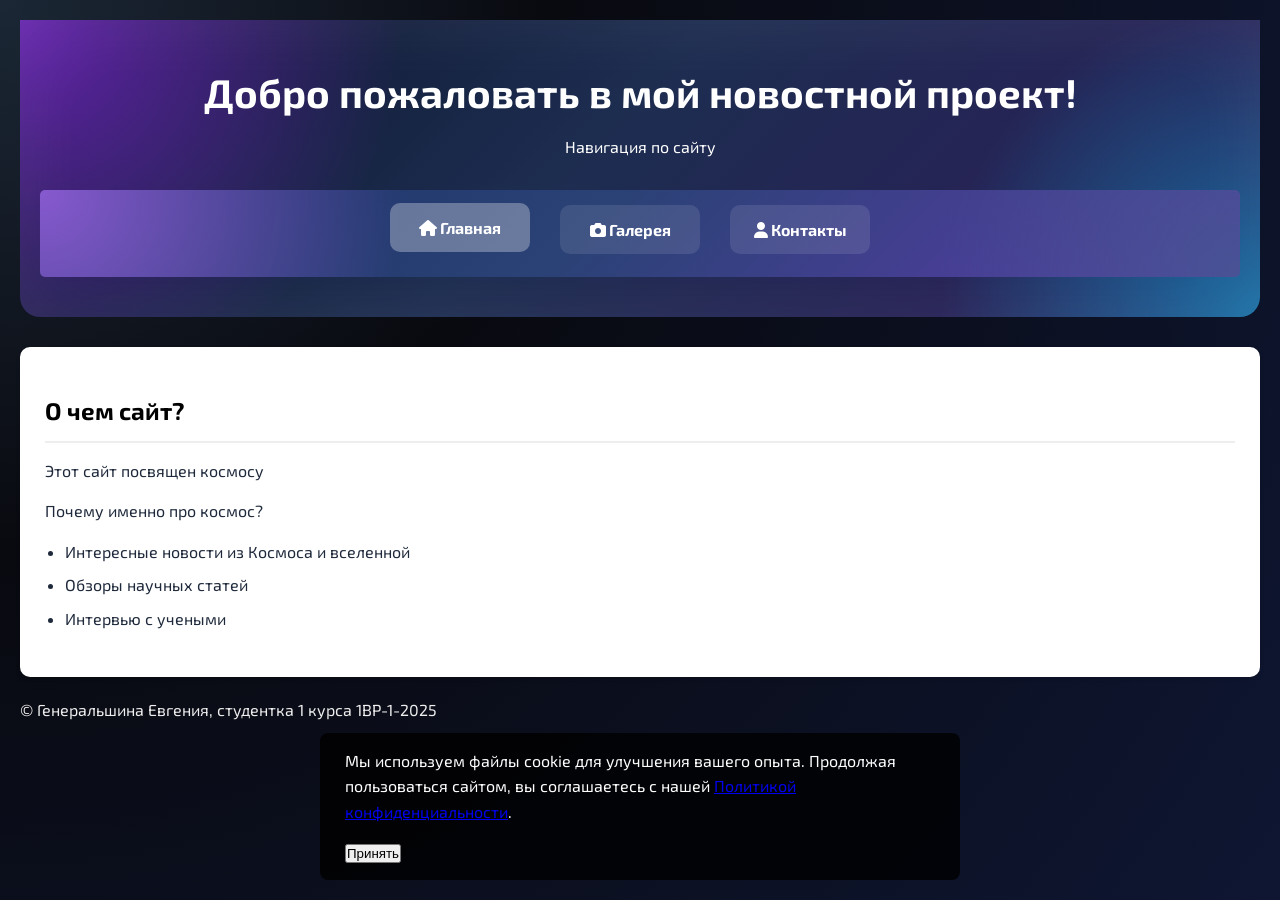
<file: index.html>
<!DOCTYPE html>
<html lang="ru">
<head>
    <meta charset="UTF-8">
    <meta name="viewport" content="width=device-width, initial-scale=1.0">
    <title>Про космос</title>
    <link rel="stylesheet" href="style.css">
    <link rel="stylesheet" href="https://cdnjs.cloudflare.com/ajax/libs/font-awesome/6.4.0/css/all.min.css">
</head>
<body>
    <header class="gallery-header">
        <div class="header-content">
            <h1>Добро пожаловать в мой новостной проект!</h1>
            <p class="subtitle">Навигация по сайту</p>
        </div>
        <nav class="main-nav">
            <ul class="nav-grid">
                <li><a href="index.html" class="nav-link active"><i class="fas fa-home"></i> Главная</a></li>
                <li><a href="gallery.html" class="nav-link"><i class="fas fa-camera"></i> Галерея</a></li>
                <li><a href="contact.html" class="nav-link"><i class="fas fa-user"></i> Контакты</a></li>
            </ul>
        </nav>
    </header>

    <main>
        <section>
            <h2>О чем сайт?</h2>
            <p> Этот сайт посвящен космосу</p>
            <p>Почему именно про космос? </p>
            <ul>
                <li>Интересные новости из Космоса и вселенной</li>
                <li>Обзоры научных статей</li>
                <li>Интервью с учеными</li>
            </ul>
        </section>
    </main>

    <footer>
    <p>© Генеральшина Евгения, студентка 1 курса 1ВР-1-2025</p>
    </footer>
    <div id="cookie-banner" class="cookie-banner">
    <div class="cookie-content">
        <p>Мы используем файлы cookie для улучшения вашего опыта. Продолжая пользоваться сайтом, вы соглашаетесь с нашей <a href="/privacy-policy" target="_blank">Политикой конфиденциальности</a>.</p>
        <button id="accept-cookies" class="cookie-btn">Принять</button>
    </div>
</div>

</body>


</html>
</file>
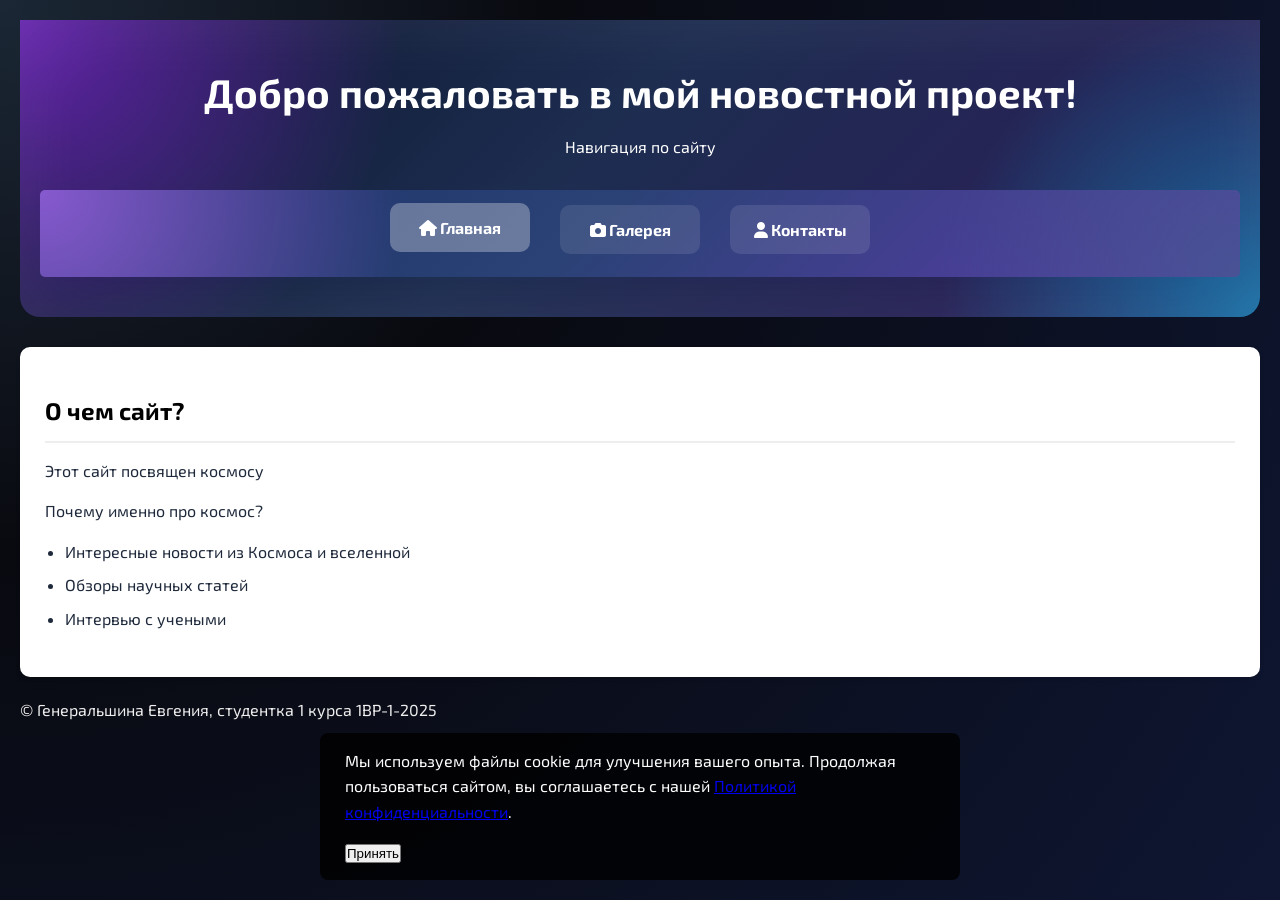
<file: Генеральшина практика/index.html>
<!DOCTYPE html>
<html lang="ru">
<head>
    <meta charset="UTF-8">
    <meta name="viewport" content="width=device-width, initial-scale=1.0">
    <title>Про космос</title>
    <link rel="stylesheet" href="style.css">
    <link rel="stylesheet" href="https://cdnjs.cloudflare.com/ajax/libs/font-awesome/6.4.0/css/all.min.css">
</head>
<body>
    <header class="gallery-header">
        <div class="header-content">
            <h1>Добро пожаловать в мой новостной проект!</h1>
            <p class="subtitle">Навигация по сайту</p>
        </div>
        <nav class="main-nav">
            <ul class="nav-grid">
                <li><a href="index.html" class="nav-link active"><i class="fas fa-home"></i> Главная</a></li>
                <li><a href="gallery.html" class="nav-link"><i class="fas fa-camera"></i> Галерея</a></li>
                <li><a href="contact.html" class="nav-link"><i class="fas fa-user"></i> Контакты</a></li>
            </ul>
        </nav>
    </header>

    <main>
        <section>
            <h2>О чем сайт?</h2>
            <p> Этот сайт посвящен космосу</p>
            <p>Почему именно про космос? </p>
            <ul>
                <li>Интересные новости из Космоса и вселенной</li>
                <li>Обзоры научных статей</li>
                <li>Интервью с учеными</li>
            </ul>
        </section>
    </main>

    <footer>
    <p>© Генеральшина Евгения, студентка 1 курса 1ВР-1-2025</p>
    </footer>
    <div id="cookie-banner" class="cookie-banner">
    <div class="cookie-content">
        <p>Мы используем файлы cookie для улучшения вашего опыта. Продолжая пользоваться сайтом, вы соглашаетесь с нашей <a href="/privacy-policy" target="_blank">Политикой конфиденциальности</a>.</p>
        <button id="accept-cookies" class="cookie-btn">Принять</button>
    </div>
</div>

</body>


</html>
</file>
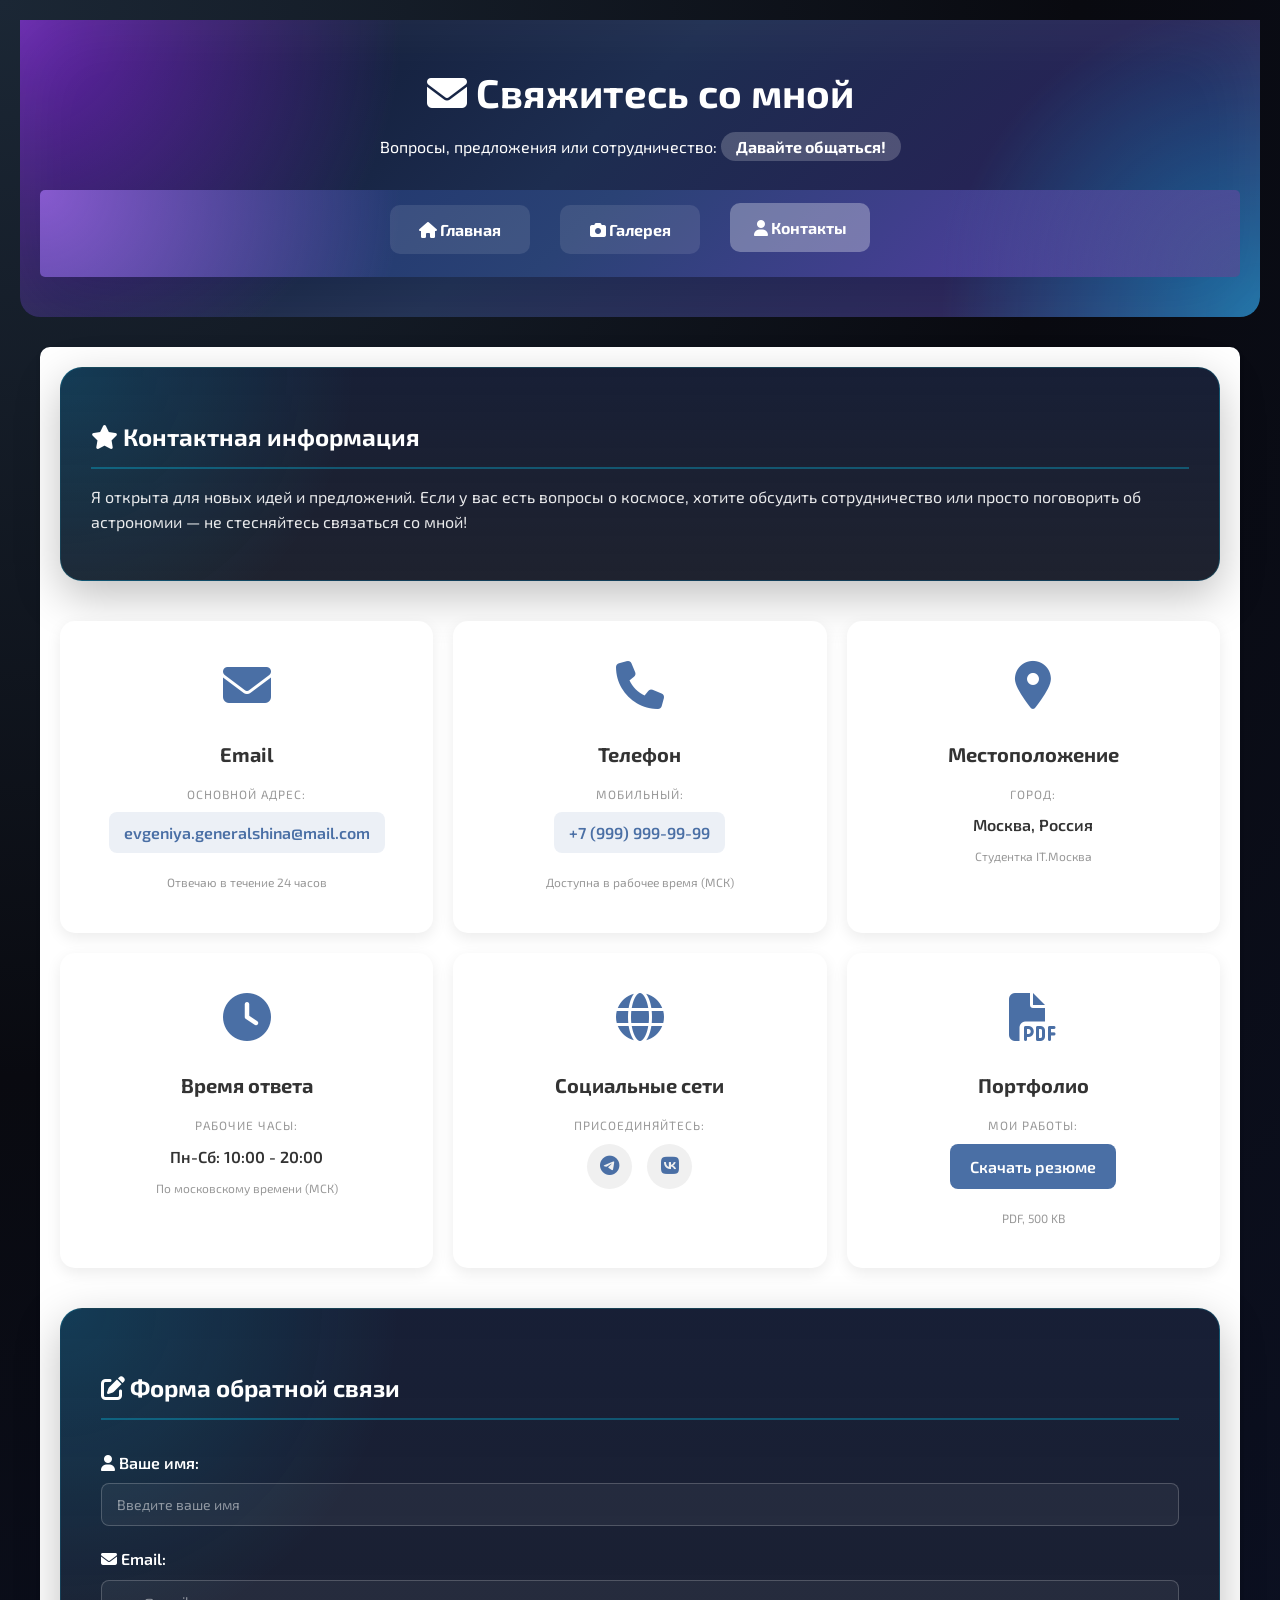
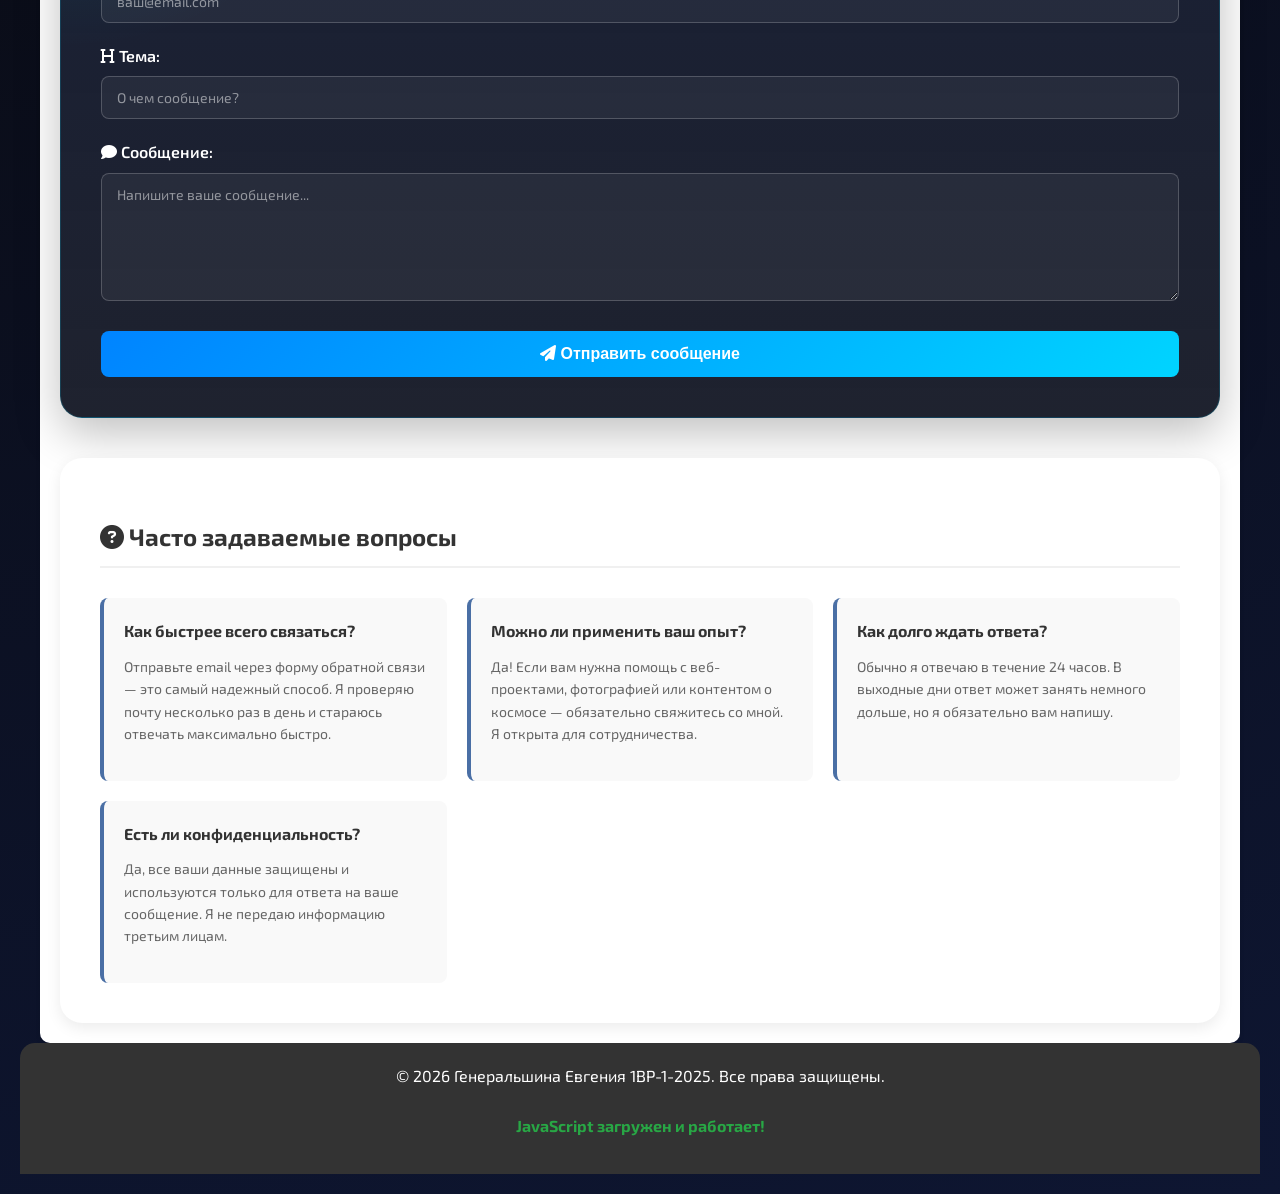
<file: contact.html>
<!DOCTYPE html>
<html lang="ru">
<head>
    <meta charset="UTF-8">
    <meta name="viewport" content="width=device-width, initial-scale=1.0">
    <title>Контакты - Космос</title>
    <link rel="stylesheet" href="style.css">
    <link rel="stylesheet" href="https://cdnjs.cloudflare.com/ajax/libs/font-awesome/6.4.0/css/all.min.css">
    <script src="script.js"></script>
</head>
<body>
    <header class="gallery-header">
        <div class="header-content">
            <h1><i class="fas fa-envelope"></i> Свяжитесь со мной</h1>
            <p class="subtitle">Вопросы, предложения или сотрудничество: <span class="theme-name">Давайте общаться!</span></p>
        </div>
        
        <nav class="main-nav">
            <ul class="nav-grid">
                <li><a href="index.html" class="nav-link"><i class="fas fa-home"></i> Главная</a></li>
                <li><a href="gallery.html" class="nav-link"><i class="fas fa-camera"></i> Галерея</a></li>
                <li><a href="contact.html" class="nav-link active"><i class="fas fa-user"></i> Контакты</a></li>
            </ul>
        </nav>
    </header>

    <main class="gallery-container">
        <div class="contact-content">
            <section class="contact-intro">
                <h2><i class="fas fa-star"></i> Контактная информация</h2>
                <p>Я открыта для новых идей и предложений. Если у вас есть вопросы о космосе, хотите обсудить сотрудничество или просто поговорить об астрономии — не стесняйтесь связаться со мной!</p>
            </section>

            <div class="contacts-grid">
                <!-- Контакт 1 -->
                <article class="contact-card">
                    <div class="contact-icon">
                        <i class="fas fa-envelope"></i>
                    </div>
                    <h3>Email</h3>
                    <p class="contact-label">Основной адрес:</p>
                    <a href="mailto:evgeniya.generalshina@mail.com" class="contact-link">evgeniya.generalshina@mail.com</a>
                    <p class="contact-note">Отвечаю в течение 24 часов</p>
                </article>

                <!-- Контакт 2 -->
                <article class="contact-card">
                    <div class="contact-icon">
                        <i class="fas fa-phone"></i>
                    </div>
                    <h3>Телефон</h3>
                    <p class="contact-label">Мобильный:</p>
                    <a href="tel:+79999999999" class="contact-link">+7 (999) 999-99-99</a>
                    <p class="contact-note">Доступна в рабочее время (МСК)</p>
                </article>

                <!-- Контакт 3 -->
                <article class="contact-card">
                    <div class="contact-icon">
                        <i class="fas fa-map-marker-alt"></i>
                    </div>
                    <h3>Местоположение</h3>
                    <p class="contact-label">Город:</p>
                    <p class="contact-info">Москва, Россия</p>
                    <p class="contact-note">Студентка IT.Москва</p>
                </article>

                <!-- Контакт 4 -->
                <article class="contact-card">
                    <div class="contact-icon">
                        <i class="fas fa-clock"></i>
                    </div>
                    <h3>Время ответа</h3>
                    <p class="contact-label">Рабочие часы:</p>
                    <p class="contact-info">Пн-Сб: 10:00 - 20:00</p>
                    <p class="contact-note">По московскому времени (МСК)</p>
                </article>

                <!-- Контакт 5 -->
                <article class="contact-card">
                    <div class="contact-icon">
                        <i class="fas fa-globe"></i>
                    </div>
                    <h3>Социальные сети</h3>
                    <p class="contact-label">Присоединяйтесь:</p>
                    <div class="social-links">
                        <a href="#" title="Telegram"><i class="fab fa-telegram"></i></a>
                        <a href="#" title="VKontakte"><i class="fab fa-vk"></i></a>
                    </div>
                </article>

                <!-- Контакт 6 -->
                <article class="contact-card">
                    <div class="contact-icon">
                        <i class="fas fa-file-pdf"></i>
                    </div>
                    <h3>Портфолио</h3>
                    <p class="contact-label">Мои работы:</p>
                    <a href="#" class="contact-link contact-btn">Скачать резюме</a>
                    <p class="contact-note">PDF, 500 KB</p>
                </article>
            </div>

            <section class="contact-form-section">
                <h2><i class="fas fa-edit"></i> Форма обратной связи</h2>
                <form class="contact-form" id="contactForm">
                    <div class="form-group">
                        <label for="name"><i class="fas fa-user"></i> Ваше имя:</label>
                        <input type="text" id="name" name="name" placeholder="Введите ваше имя" required>
                    </div>

                    <div class="form-group">
                        <label for="email"><i class="fas fa-envelope"></i> Email:</label>
                        <input type="email" id="email" name="email" placeholder="ваш@email.com" required>
                    </div>

                    <div class="form-group">
                        <label for="subject"><i class="fas fa-heading"></i> Тема:</label>
                        <input type="text" id="subject" name="subject" placeholder="О чем сообщение?" required>
                    </div>

                    <div class="form-group">
                        <label for="message"><i class="fas fa-comment"></i> Сообщение:</label>
                        <textarea id="message" name="message" rows="6" placeholder="Напишите ваше сообщение..." required></textarea>
                    </div>

                    <button type="submit" class="submit-btn">
                        <i class="fas fa-paper-plane"></i> Отправить сообщение
                    </button>
                </form>
            </section>

            <section class="faq-section">
                <h2><i class="fas fa-question-circle"></i> Часто задаваемые вопросы</h2>
                <div class="faq-grid">
                    <article class="faq-card">
                        <h3>Как быстрее всего связаться?</h3>
                        <p>Отправьте email через форму обратной связи — это самый надежный способ. Я проверяю почту несколько раз в день и стараюсь отвечать максимально быстро.</p>
                    </article>

                    <article class="faq-card">
                        <h3>Можно ли применить ваш опыт?</h3>
                        <p>Да! Если вам нужна помощь с веб-проектами, фотографией или контентом о космосе — обязательно свяжитесь со мной. Я открыта для сотрудничества.</p>
                    </article>

                    <article class="faq-card">
                        <h3>Как долго ждать ответа?</h3>
                        <p>Обычно я отвечаю в течение 24 часов. В выходные дни ответ может занять немного дольше, но я обязательно вам напишу.</p>
                    </article>

                    <article class="faq-card">
                        <h3>Есть ли конфиденциальность?</h3>
                        <p>Да, все ваши данные защищены и используются только для ответа на ваше сообщение. Я не передаю информацию третьим лицам.</p>
                    </article>
                </div>
            </section>
        </div>
    </main>

    <footer class="gallery-footer">
        <div class="footer-content">
            <p>&copy; <span id="current-year">2026</span> Генеральшина Евгения 1ВР-1-2025. Все права защищены.</p>
            <p class="js-status">JavaScript загружен и работает!</p>
        </div>
    </footer>

    <script>
        document.getElementById('contactForm')?.addEventListener('submit', function(e) {
            e.preventDefault();
            alert('Спасибо за сообщение! Я вскоре с вами свяжусь.');
            this.reset();
        });
    </script>
</body>
</html>
</file>
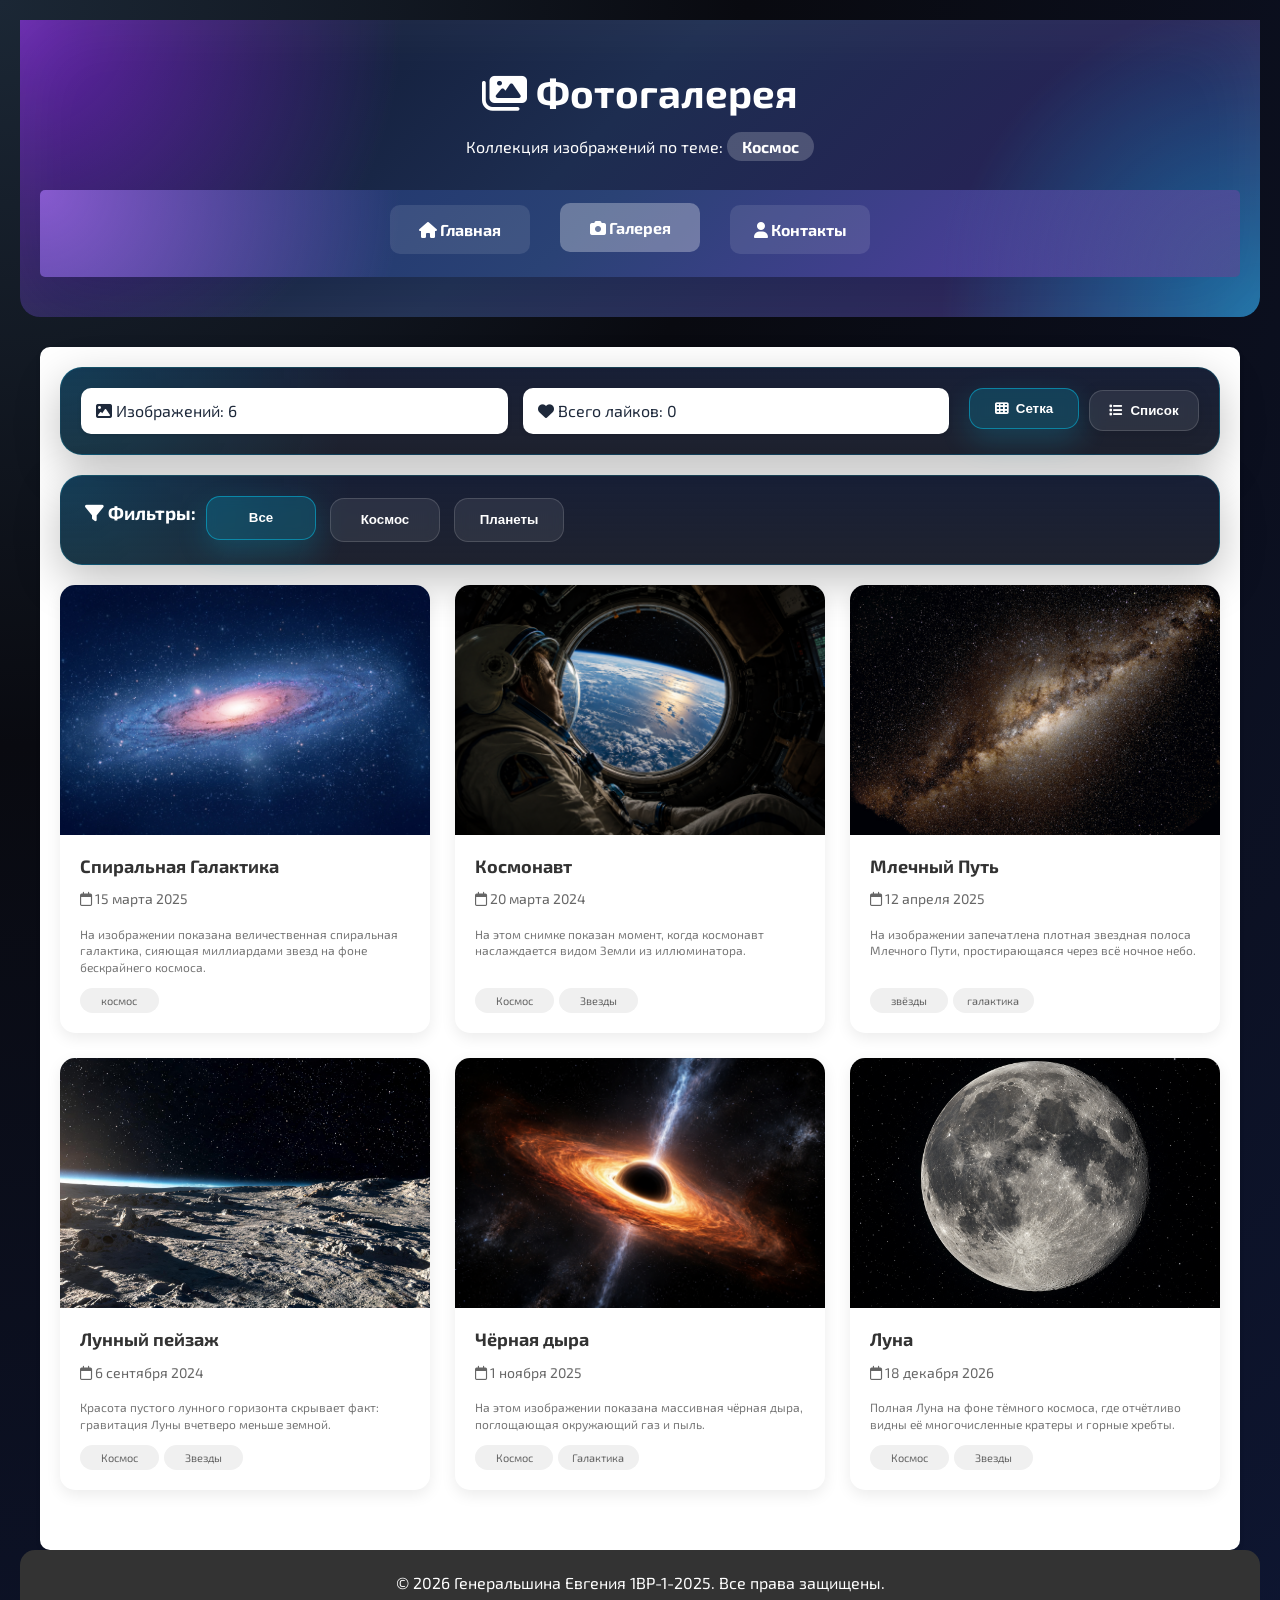
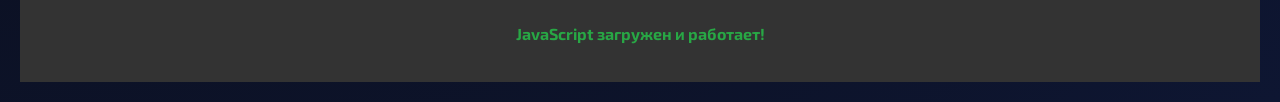
<file: gallery.html>
<!DOCTYPE html>
<html lang="ru">
<head>
    <meta charset="UTF-8">
    <meta name="viewport" content="width=device-width, initial-scale=1.0">
    <title>Галерея - Космоса</title>
    <link rel="stylesheet" href="style.css">
    <link rel="stylesheet" href="https://cdnjs.cloudflare.com/ajax/libs/font-awesome/6.4.0/css/all.min.css">
    <script src="script.js"></script>
</head>
<body>
    <header class="gallery-header">
        <div class="header-content">
            <h1><i class="fas fa-images"></i> Фотогалерея</h1>
            <p class="subtitle">Коллекция изображений по теме: <span class="theme-name">Космос</span></p>
        </div>
        
        <nav class="main-nav">
            <ul class="nav-grid">
                <li><a href="index.html" class="nav-link"><i class="fas fa-home"></i> Главная</a></li>
                <li><a href="gallery.html" class="nav-link active"><i class="fas fa-camera"></i> Галерея</a></li>
                <li><a href="contact.html" class="nav-link"><i class="fas fa-user"></i> Контакты</a></li>
            </ul>
        </nav>
    </header>

    <main class="gallery-container">
        <div class="controls-panel">
            <div class="stats">
                <span class="stat-item">
                    <i class="fas fa-image"></i>
                    Изображений: <span id="image-counter">0</span>
                </span>
                <span class="stat-item">
                    <i class="fas fa-heart"></i>
                    Всего лайков: <span id="total-likes">0</span>
                </span>
            </div>
            
            <div class="view-controls">
                <button id="grid-view" class="view-btn active">
                    <i class="fas fa-th"></i> Сетка
                </button>
                <button id="list-view" class="view-btn">
                    <i class="fas fa-list"></i> Список
                </button>
            </div>
        </div>
        
        <div class="filters">
            <h3><i class="fas fa-filter"></i> Фильтры:</h3>
            <div class="filter-buttons">
                <button class="filter-btn active" data-filter="all">Все</button>
                <button class="filter-btn" data-filter="nature">Космос</button>
                <button class="filter-btn" data-filter="city">Планеты</button>
            </div>
        </div>
        
        <!-- ГАЛЕРЕЯ С ИСПОЛЬЗОВАНИЕМ CSS GRID -->
        <div class="gallery-grid" id="image-gallery">
            <!-- Карточка 1 -->
            <article class="image-card" data-category="nature">
                <div class="card-image">
                    <img src="images/Space.webp" 
                        width="300"
                        alt="Описание первого изображения"
                        class="gallery-img"
                        loading="lazy">
                    <div class="image-overlay">
                        <button class="like-btn" data-id="1">
                            <i class="far fa-heart"></i>
                            <span class="like-count">0</span>
                        </button>
                        <button class="zoom-btn">
                            <i class="fas fa-expand"></i>
                        </button>
                    </div>
                </div>
                <div class="card-content">
                    <h3 class="image-title">Спиральная Галактика</h3>
                    <p class="image-date"><i class="far fa-calendar"></i> 15 марта 2025</p>
                    <p class="image-description">На изображении показана величественная спиральная галактика, сияющая миллиардами звезд на фоне бескрайнего космоса.</p>
                    <div class="image-tags">
                        <span class="tag">космос</span>
                    </div>
                </div>
            </article>
            
            <!-- Карточка 2 -->
            <article class="image-card" data-category="city">
                <div class="card-image">
                    <img src="images/Kosmonavt.png"
                        width="300" 
                        alt="Описание второго изображения"
                        class="gallery-img"
                        loading="lazy">
                    <div class="image-overlay">
                        <button class="like-btn" data-id="2">
                            <i class="far fa-heart"></i>
                            <span class="like-count">0</span>
                        </button>
                        <button class="zoom-btn">
                            <i class="fas fa-expand"></i>
                        </button>
                    </div>
                </div>
                <div class="card-content">
                    <h3 class="image-title">Космонавт</h3>
                    <p class="image-date"><i class="far fa-calendar"></i> 20 марта 2024</p>
                    <p class="image-description">На этом снимке показан момент, когда космонавт наслаждается видом Земли из иллюминатора.</p>
                    <div class="image-tags">
                        <span class="tag">Космос</span>
                        <span class="tag">Звезды</span>
                    </div>
                </div>
            </article>
            
            <!-- Карточка 3 -->
            <article class="image-card" data-category="nature">
                <div class="card-image">
                    <img src="images/Mlechnyiy-put1.jpg" 
                        width="300"
                        alt="Звёздное небо и галактика"
                        class="gallery-img"
                        loading="lazy">
                    <div class="image-overlay">
                        <button class="like-btn" data-id="3">
                            <i class="far fa-heart"></i>
                            <span class="like-count">0</span>
                        </button>
                        <button class="zoom-btn">
                            <i class="fas fa-expand"></i>
                        </button>
                    </div>
                </div>
                <div class="card-content">
                    <h3 class="image-title">Млечный Путь</h3>
                    <p class="image-date"><i class="far fa-calendar"></i> 12 апреля 2025</p>
                    <p class="image-description">На изображении запечатлена плотная звездная полоса Млечного Пути, простирающаяся через всё ночное небо.</p>
                    <div class="image-tags">
                        <span class="tag">звёзды</span>
                        <span class="tag">галактика</span>
                    </div>
                </div>
            </article>
            
            <!-- Карточка 4 -->
            <article class="image-card" data-category="city">
                <div class="card-image">
                    <img src="images/generated-image.png" 
                        width="300"
                        alt="Лунный пейзаж с астронавтом"
                        class="gallery-img"
                        loading="lazy">
                    <div class="image-overlay">
                        <button class="like-btn" data-id="4">
                            <i class="far fa-heart"></i>
                            <span class="like-count">0</span>
                        </button>
                        <button class="zoom-btn">
                            <i class="fas fa-expand"></i>
                        </button>
                    </div>
                </div>
                <div class="card-content">
                    <h3 class="image-title">Лунный пейзаж</h3>
                    <p class="image-date"><i class="far fa-calendar"></i> 6 сентября 2024</p>
                    <p class="image-description">Красота пустого лунного горизонта скрывает факт: гравитация Луны вчетверо меньше земной.</p>
                    <div class="image-tags">
                        <span class="tag">Космос</span>
                        <span class="tag">Звезды</span>
                    </div>
                </div>
            </article>

            <!-- Карточка 5 -->
            <article class="image-card" data-category="nature">
                <div class="card-image">
                    <img src="images/ChernayaDira.png"
                        width="300" 
                        alt="Чёрная дыра"
                        class="gallery-img"
                        loading="lazy">
                    <div class="image-overlay">
                        <button class="like-btn" data-id="5">
                            <i class="far fa-heart"></i>
                            <span class="like-count">0</span>
                        </button>
                        <button class="zoom-btn">
                            <i class="fas fa-expand"></i>
                        </button>
                    </div>
                </div>
                <div class="card-content">
                    <h3 class="image-title">Чёрная дыра</h3>
                    <p class="image-date"><i class="far fa-calendar"></i> 1 ноября 2025</p>
                    <p class="image-description">На этом изображении показана массивная чёрная дыра, поглощающая окружающий газ и пыль.</p>
                    <div class="image-tags">
                        <span class="tag">Космос</span>
                        <span class="tag">Галактика</span>
                    </div>
                </div>
            </article>

            <!-- Карточка 6 -->
            <article class="image-card" data-category="nature"> 
                <div class="card-image">
                    <img src="images/Luna.png"
                        width="300"
                        alt="Луна"
                        class="gallery-img"
                        loading="lazy">
                    <div class="image-overlay">
                        <button class="like-btn" data-id="6">
                            <i class="far fa-heart"></i>
                            <span class="like-count">0</span>
                        </button>
                        <button class="zoom-btn">
                            <i class="fas fa-expand"></i>
                        </button>
                    </div>
                </div>
                <div class="card-content">
                    <h3 class="image-title">Луна</h3>
                    <p class="image-date"><i class="far fa-calendar"></i> 18 декабря 2026</p>
                    <p class="image-description">Полная Луна на фоне тёмного космоса, где отчётливо видны её многочисленные кратеры и горные хребты.</p>
                    <div class="image-tags">
                        <span class="tag">Космос</span>
                        <span class="tag">Звезды</span>
                    </div>
                </div>
            </article>
        </div>
    </main>

    <footer class="gallery-footer">
        <div class="footer-content">
            <p>&copy; <span id="current-year">2026</span> Генеральшина Евгения 1ВР-1-2025. Все права защищены.</p>
            <p class="js-status">JavaScript загружен и работает!</p>
        </div>
    </footer>
</body>
</html>
</file>
<file: style.css>
@import url('https://fonts.googleapis.com/css2?family=Exo+2:wght@400;500;700&display=swap&subset=cyrillic'); /* импорт шрифта Exo 2 для основного текста, поддерживающего кириллицу */
@import url('https://fonts.googleapis.com/css2?family=Orbitron:wght@400;500;700&display=swap'); /* импорт шрифта Orbitron для заголовков */

*{
    margin: 0;
    padding: 0;
    box-sizing: border-box;
}
body {
    font-family: 'Exo 2', 'Orbitron', sans-serif;
    background: radial-gradient(circle at top left, #1b2735 0%, #090a10 35%, #0e1632 100%); 
    color: #eee;
    line-height: 1.6;
    padding: 20px;
    min-height: 100vh;
}
body h2 {
    color: #ffffff;
}

main section h2{
    color: #000000;
}

header{
    background-color: #4a6fa5;
    color: white;
    padding: 40px;
    text-align: center;
    border-radius: 20px;
    margin-bottom: 20px;
}
header h1 {
    font-size: 40px;
    margin-bottom: 10px;
}
nav{
    background: radial-gradient(circle at top left, rgba(181, 108, 250, 0.7), transparent 30%),
                radial-gradient(circle at bottom right, rgba(50, 111, 123, 0.45), transparent 25%),
                linear-gradient(135deg, #1b2f69 0%, #2a4275 45%, #5b3baa 100%);
    padding: 15px;
    border-radius: 5px;
    margin-top: 15px;

}
nav ul {
    list-style-type: none; /* Убираем маркеры списка */
}
nav ul li {
    display: inline-block; /* Выравниваем пункты навигации в одну строку */
    margin-right: 20px;
}
nav ul li a {
    color: var(--nav-text); /* Используем CSS-переменную для цвета текста навигации */
    text-decoration: none; 
    font-weight: bold;
    padding: 8px 15px;
    transition: all 0.3s ease; /* Плавный переход для эффектов при наведении */
    display: inline-block; /*  Обеспечиваем, что padding работает корректно */
    background: rgba(255, 255, 255, 0.1);
    border-radius: 8px;
}
nav ul li a:hover {
    background: rgba(255, 255, 255, 0.3);
    color: var(--nav-active);
    border-radius: 8px;
    transform: translateY(-2px);
}
main {
    background-color: white;
    color: #1e293b;
    padding: 25px;
    border-radius: 10px;
    box-shadow: 0 2px 5px rgba(0,0,0,0.1);
    margin-bottom: 20px;
}
h2 {
    color: #2c3e50;
    margin: 20px 0 15px 0;
    padding-bottom: 10px;
    border-bottom: 2px solid #eee;
}
p {
    margin-bottom: 15px;
}
ul {
    margin-left: 20px;
    margin-bottom: 20px;
}
ul li {
    margin-bottom: 8px;
}

.gallery-container {
    max-width: 1200px;
    margin: 0 auto;
    padding: 20px;
}
.gallery-header {
    background: radial-gradient(circle at top left, rgba(138, 43, 226, 0.7), transparent 30%),
                radial-gradient(circle at bottom right, rgba(0, 212, 255, 0.45), transparent 25%),
                linear-gradient(135deg, #0b132b 0%, #1d2d50 45%, #2d1b5a 100%);
    color: white;
    padding: 40px 20px;
    text-align: center;
    border-radius: 0 0 20px 20px;
    margin-bottom: 30px;
    box-shadow: inset 0 0 80px rgba(255, 255, 255, 0.08);
}
.header-content {
    margin-bottom: 30px;
}

.theme-name {
    background: rgba(255, 255, 255, 0.2);
    padding: 5px 15px;
    border-radius: 20px;
    font-weight: bold;
}
.nav-grid {
    display: grid;
    grid-template-columns: repeat(3, 1fr);
    gap: 10px;
    list-style: none;
    padding: 0;
    margin: 0;
    max-width: 500px;
    margin: 0 auto;
}
@media (max-width: 600px) {
    .nav-grid {
        grid-template-columns: 1fr;
    }
}
.nav-link {
    display: block;
    background: rgba(255, 255, 255, 0.1);
    color: white;
    text-decoration: none;
    padding: 12px;
    border-radius: 10px;
    transition: all 0.3s;
    text-align: center;
}

.nav-link:hover,
.nav-link.active {
    background: rgba(255, 255, 255, 0.3);
    transform: translateY(-2px);
}

.filters {
    margin-bottom: 20px;
    padding: 22px 24px;
    background: radial-gradient(circle at top left, rgba(0, 212, 255, 0.16), transparent 25%),
                linear-gradient(180deg, rgba(11, 19, 43, 0.95), rgba(6, 10, 24, 0.9));
    border: 1px solid rgba(0, 212, 255, 0.18);
    border-radius: 22px;
    box-shadow: 0 15px 45px rgba(0, 0, 0, 0.25);
}

.filters h3 {
    color: #ffffff;
    font-weight: 700;
    margin-bottom: 14px;
}


.filter-buttons {
    display: flex; 
    flex-wrap: wrap;
    gap: 14px;
    justify-content: center;
}

.filter-btn {
    display: inline-flex; 
    align-items: center;
    justify-content: center;
    gap: 8px;
    min-width: 110px;
    background: rgba(255, 255, 255, 0.08);
    color: white;
    border: 1px solid rgba(255, 255, 255, 0.15);
    font-weight: 700;
    padding: 12px 20px;
    border-radius: 14px;
    cursor: pointer;
    transition: all 0.3s ease;
    text-decoration: none;
    backdrop-filter: blur(6px);
}

.filter-btn:hover,
.filter-btn.active {
    background: rgba(0, 212, 255, 0.18);
    border-color: rgba(0, 212, 255, 0.45);
    transform: translateY(-2px);
    box-shadow: 0 12px 30px rgba(0, 212, 255, 0.18);
}

.controls-panel {
    display: grid;
    grid-template-columns: 1fr auto;
    gap: 20px;
    align-items: center;
    background: radial-gradient(circle at top left, rgba(0, 212, 255, 0.16), transparent 25%),
                linear-gradient(180deg, rgba(11, 19, 43, 0.95), rgba(6, 10, 24, 0.9));
    border: 1px solid rgba(0, 212, 255, 0.18);
    padding: 20px;

    border-radius: 22px;
    box-shadow: 0 15px 45px rgba(0, 0, 0, 0.25);
    margin-bottom: 20px;
}
@media (max-width: 768px) {
    .controls-panel {
        grid-template-columns: 1fr;
        gap: 12px;
    }
}

.stats {
    display: grid;
    grid-template-columns: repeat(auto-fit, minmax(200px, 1fr));
    gap: 15px;
}

.stat-item {
    background: white;
    padding: 10px 15px;
    border-radius: 10px;
    box-shadow: 0 2px 5px rgba(0,0,0,0.1);
}

.view-controls {
    display: grid;
    grid-template-columns: repeat(2, 1fr);
    gap: 10px;
}

.view-btn {
    display: inline-flex;
    align-items: center;
    justify-content: center;
    gap: 8px;
    min-width: 110px;
    background: rgba(255, 255, 255, 0.08);
    color: white;
    border: 1px solid rgba(255, 255, 255, 0.15);
    font-weight: 700;
    padding: 12px 18px;
    border-radius: 14px;
    cursor: pointer;
    transition: all 0.3s ease;
    text-decoration: none;
    backdrop-filter: blur(6px);
    box-shadow: 0 3px 15px rgba(0,0,0,0.12);
}

.view-btn:hover,
.view-btn.active {
    background: rgba(0, 212, 255, 0.18);
    border-color: rgba(0, 212, 255, 0.45);
    transform: translateY(-2px);
    box-shadow: 0 12px 30px rgba(0, 212, 255, 0.18);
}

.view-btn.active {
    color: white;
}

.gallery-grid {
    display: grid;
    grid-template-columns: repeat(auto-fit, minmax(320px, 1fr));
    gap: 25px;
    margin-bottom: 40px;
}

.gallery-grid.list-view {
    grid-template-columns: 1fr;
    max-width: 800px;
    margin: 0 auto 40px;
}

.image-card {
    background: white;
    border-radius: 15px;
    overflow: hidden;
    box-shadow: 0 5px 15px rgba(0,0,0,0.08);
    transition: all 0.3s ease;
    display: flex;
    flex-direction: column;
    height: 100%;
}

.image-card:hover {
    transform: translateY(-10px);
    box-shadow: 0 15px 30px rgba(0,0,0,0.15);
}

.card-image {
    position: relative;
    height: 250px;
    overflow: hidden;
}

.gallery-img{
    width: 100%;
    height: 100%;
    object-fit: cover;
    transition: transform 0.3s ease;
}

.image-card:hover .gallery-img {
    transform: scale(1.05);
}

.image-overlay {
    position: absolute;
    top: 10px;
    right: 10px;
    display: grid;
    grid-template-columns: repeat(2, auto);
    gap: 10px;
    opacity: 0;
    transition: opacity 0.3s;
}

.image-card:hover .image-overlay {
    opacity: 1;
}

.like-btn, .zoom-btn {
    background: rgba(255, 255, 255, 0.95);
    border: none;
    min-width: 40px;
    height: 40px;
    padding: 0 12px;
    border-radius: 999px;
    cursor: pointer;
    display: inline-flex;
    align-items: center;
    justify-content: center;
    gap: 6px;
    font-size: 16px;
    transition: all 0.3s ease;
    box-shadow: 0 2px 5px rgba(0,0,0,0.2);
}

.like-btn:hover {
    background: #ff6b8b;
    color: white;
}

.like-btn.liked {
    background: #ff6b8b;
    color: white;
}

.like-btn.liked i {
    font-weight: 900;
}
.zoom-btn:hover {
    background: #4a6fa5;
    color: white;
}

.like-count {
    margin-left: 0;
    font-size: 14px;
    font-weight: 700;
    line-height: 1;
}

.card-content {
    padding: 20px;
    flex-grow: 1;
    display: flex;
    flex-direction: column;
}

.image-title {
    margin: 0 0 10px 0;
    color: #333;
    font-size: 18px;
    line-height: 1.3;
}
.image-date {
    color: #666;
    font-size: 14px;
    margin-bottom: 15px;
}

.image-description {
    color: #777;
    font-size: 12px;
    line-height: 1.4;
    margin-bottom: 12px;
    flex-grow: 1;
    max-height: 60px;
    overflow: hidden;
    display: -webkit-box;
    -webkit-line-clamp: 3;
    -webkit-box-orient: vertical;
}

.image-tags {
    display: grid;
    grid-template-columns: repeat(auto-fill, minmax(70px, auto));
    gap: 5px;
}

.tag {
    background: #f0f0f0;
    color: #666;
    padding: 4px 10px;
    border-radius: 15px;
    font-size: 11px;
    text-align: center;
}

.gallery-info {
    background: linear-gradient(135deg, #f093fb 0%, #f5576c 100%);
    color: white;
    padding: 30px;
    border-radius: 15px;
    text-align: center;
    margin-bottom: 30px;
}

.gallery-footer {
    background: #333;
    color: white;
    text-align: center;
    padding: 20px;
    border-radius: 15px 15px 0 0;
}

.footer-content {
    display: grid;
    grid-template-columns: 1fr;
    gap: 10px;
}

.js-status {
    color: #28a745;
    font-weight: bold;
}

@keyframes fadeIn {
    from { opacity: 0; transform: translateY(20px); }
    to { opacity: 1; transform: translateY(0); }
}

.image-card {
    animation: fadeIn 0.5s ease forwards;
}

.image-card:nth-child(1) { animation-delay: 0.1s; }
.image-card:nth-child(2) { animation-delay: 0.2s; }
.image-card:nth-child(3) { animation-delay: 0.3s; }
.image-card:nth-child(4) { animation-delay: 0.4s; }
.image-card:nth-child(5) { animation-delay: 0.5s; }
.image-card:nth-child(6) { animation-delay: 0.6s; }

nav {
    background-color: #3a5a8c;
    padding: 15px;
    border-radius: 5px;
    margin-top: 15px;
}

nav ul {
    list-style-type: none;
}

nav ul li {
    display: inline-block;
    margin-right: 20px;
}

nav ul li a {
    color: white;
    text-decoration: none;
    font-weight: bold;
    padding: 5px 10px;
}

nav ul li a:hover {
    background-color: white;
    color: #3a5a8c;
    border-radius: 3px;
}

.filters {
    display: flex;
    gap: 10px;
    margin-bottom: 20px;
}

/* ===== КОНТАКТЫ ===== */

.contact-content {
    max-width: 1200px;
    margin: 0 auto;
}

.contact-intro {
    background: radial-gradient(circle at top left, rgba(0, 212, 255, 0.16), transparent 25%),
                linear-gradient(180deg, rgba(11, 19, 43, 0.95), rgba(6, 10, 24, 0.9));
    border: 1px solid rgba(0, 212, 255, 0.18);
    border-radius: 22px;
    padding: 30px;
    margin-bottom: 40px;
    box-shadow: 0 15px 45px rgba(0, 0, 0, 0.25);
    color: white;
}

.contact-intro h2 {
    color: white;
    border-bottom: 2px solid rgba(0, 212, 255, 0.3);
    margin-bottom: 15px;
    padding-bottom: 10px;
}

.contact-intro p {
    color: rgba(255, 255, 255, 0.9);
    line-height: 1.6;
}

.contacts-grid {
    display: grid;
    grid-template-columns: repeat(auto-fit, minmax(300px, 1fr));
    gap: 20px;
    margin-bottom: 40px;
}

.contact-card {
    background: white;
    border-radius: 15px;
    padding: 25px;
    text-align: center;
    box-shadow: 0 5px 15px rgba(0,0,0,0.08);
    transition: all 0.3s ease;
}

.contact-card:hover {
    transform: translateY(-10px);
    box-shadow: 0 15px 30px rgba(0,0,0,0.15);
}

.contact-icon {
    font-size: 48px;
    color: #4a6fa5;
    margin-bottom: 15px;
}

.contact-card h3 {
    color: #333;
    margin-bottom: 15px;
    font-size: 20px;
}

.contact-label {
    color: #999;
    font-size: 12px;
    text-transform: uppercase;
    margin-bottom: 8px;
    letter-spacing: 1px;
}

.contact-info {
    color: #333;
    font-size: 16px;
    font-weight: 600;
    margin-bottom: 10px;
}

.contact-link {
    color: #4a6fa5;
    text-decoration: none;
    font-weight: 600;
    display: inline-block;
    padding: 8px 15px;
    background: rgba(74, 111, 165, 0.1);
    border-radius: 8px;
    transition: all 0.3s;
    margin-bottom: 10px;
}

.contact-link:hover {
    color: white;
    background: #4a6fa5;
}

.contact-btn {
    display: inline-block;
    padding: 10px 20px;
    background: #4a6fa5;
    color: white;
    border-radius: 8px;
    text-decoration: none;
    transition: all 0.3s;
}

.contact-btn:hover {
    background: #2a4275;
    transform: scale(1.05);
}

.contact-note {
    color: #999;
    font-size: 12px;
    margin-top: 10px;
}

.social-links {
    display: flex;
    gap: 15px;
    justify-content: center;
    margin-bottom: 10px;
}

.social-links a {
    display: inline-flex;
    align-items: center;
    justify-content: center;
    width: 45px;
    height: 45px;
    background: #f0f0f0;
    color: #4a6fa5;
    border-radius: 50%;
    font-size: 20px;
    transition: all 0.3s;
    text-decoration: none;
}

.social-links a:hover {
    background: #4a6fa5;
    color: white;
    transform: translateY(-5px);
}

.contact-form-section {
    background: radial-gradient(circle at top left, rgba(0, 212, 255, 0.16), transparent 25%),
                linear-gradient(180deg, rgba(11, 19, 43, 0.95), rgba(6, 10, 24, 0.9));
    border: 1px solid rgba(0, 212, 255, 0.18);
    border-radius: 22px;
    padding: 40px;
    margin-bottom: 40px;
    box-shadow: 0 15px 45px rgba(0, 0, 0, 0.25);
}

.contact-form-section h2 {
    color: white;
    border-bottom: 2px solid rgba(0, 212, 255, 0.3);
    margin-bottom: 30px;
    padding-bottom: 10px;
}

.contact-form {
    display: grid;
    gap: 20px;
}

.form-group {
    display: flex;
    flex-direction: column;
}

.form-group label {
    color: white;
    font-weight: 600;
    margin-bottom: 8px;
}

.form-group input,
.form-group textarea {
    padding: 12px 15px;
    border: 1px solid rgba(255, 255, 255, 0.2);
    border-radius: 8px;
    font-family: 'Exo 2', sans-serif;
    font-size: 14px;
    background: rgba(255, 255, 255, 0.05);
    color: white;
    transition: all 0.3s;
}

.form-group input::placeholder,
.form-group textarea::placeholder {
    color: rgba(255, 255, 255, 0.5);
}

.form-group input:focus,
.form-group textarea:focus {
    outline: none;
    border-color: rgba(0, 212, 255, 0.5);
    background: rgba(255, 255, 255, 0.1);
    box-shadow: 0 0 10px rgba(0, 212, 255, 0.2);
}

.submit-btn {
    padding: 14px 30px;
    background: linear-gradient(135deg, #0084ff, #00d4ff);
    color: white;
    border: none;
    border-radius: 8px;
    font-size: 16px;
    font-weight: 700;
    cursor: pointer;
    transition: all 0.3s;
    margin-top: 10px;
}

.submit-btn:hover {
    transform: translateY(-3px);
    box-shadow: 0 10px 25px rgba(0, 132, 255, 0.4);
}

.faq-section {
    background: white;
    border-radius: 22px;
    padding: 40px;
    box-shadow: 0 5px 15px rgba(0,0,0,0.08);
}

.faq-section h2 {
    color: #333;
    border-bottom: 2px solid #f0f0f0;
    margin-bottom: 30px;
    padding-bottom: 10px;
}

.faq-grid {
    display: grid;
    grid-template-columns: repeat(auto-fit, minmax(280px, 1fr));
    gap: 20px;
}

.faq-card {
    padding: 20px;
    background: #f9f9f9;
    border-left: 4px solid #4a6fa5;
    border-radius: 8px;
    transition: all 0.3s;
}

.faq-card:hover {
    background: #f0f0f0;
    transform: translateX(5px);
}

.faq-card h3 {
    color: #333;
    margin-bottom: 12px;
    font-size: 16px;
}

.faq-card p {
    color: #666;
    font-size: 14px;
    line-height: 1.6;
}

@media (max-width: 768px) {
    .contacts-grid {
        grid-template-columns: 1fr;
    }
    
    .contact-form-section {
        padding: 20px;
    }
    
    .faq-grid {
        grid-template-columns: 1fr;
    }
}
.cookie-banner {
    position: fixed;
    bottom: 20px;
    left: 50%;
    transform: translateX(-50%);
    background: rgba(0, 0, 0, 0.8);
    color: white;
    padding: 15px 25px;
    border-radius: 8px;
    display: flex;
    align-items: center;
    gap: 15px;
    z-index: 1000;
}
</file>
<file: Генеральшина практика/style.css>
@import url('https://fonts.googleapis.com/css2?family=Exo+2:wght@400;500;700&display=swap&subset=cyrillic'); /* импорт шрифта Exo 2 для основного текста, поддерживающего кириллицу */
@import url('https://fonts.googleapis.com/css2?family=Orbitron:wght@400;500;700&display=swap'); /* импорт шрифта Orbitron для заголовков */

*{
    margin: 0;
    padding: 0;
    box-sizing: border-box;
}
body {
    font-family: 'Exo 2', 'Orbitron', sans-serif;
    background: radial-gradient(circle at top left, #1b2735 0%, #090a10 35%, #0e1632 100%); 
    color: #eee;
    line-height: 1.6;
    padding: 20px;
    min-height: 100vh;
}
body h2 {
    color: #ffffff;
}

main section h2{
    color: #000000;
}

header{
    background-color: #4a6fa5;
    color: white;
    padding: 40px;
    text-align: center;
    border-radius: 20px;
    margin-bottom: 20px;
}
header h1 {
    font-size: 40px;
    margin-bottom: 10px;
}
nav{
    background: radial-gradient(circle at top left, rgba(181, 108, 250, 0.7), transparent 30%),
                radial-gradient(circle at bottom right, rgba(50, 111, 123, 0.45), transparent 25%),
                linear-gradient(135deg, #1b2f69 0%, #2a4275 45%, #5b3baa 100%);
    padding: 15px;
    border-radius: 5px;
    margin-top: 15px;

}
nav ul {
    list-style-type: none; /* Убираем маркеры списка */
}
nav ul li {
    display: inline-block; /* Выравниваем пункты навигации в одну строку */
    margin-right: 20px;
}
nav ul li a {
    color: var(--nav-text); /* Используем CSS-переменную для цвета текста навигации */
    text-decoration: none; 
    font-weight: bold;
    padding: 8px 15px;
    transition: all 0.3s ease; /* Плавный переход для эффектов при наведении */
    display: inline-block; /*  Обеспечиваем, что padding работает корректно */
    background: rgba(255, 255, 255, 0.1);
    border-radius: 8px;
}
nav ul li a:hover {
    background: rgba(255, 255, 255, 0.3);
    color: var(--nav-active);
    border-radius: 8px;
    transform: translateY(-2px);
}
main {
    background-color: white;
    color: #1e293b;
    padding: 25px;
    border-radius: 10px;
    box-shadow: 0 2px 5px rgba(0,0,0,0.1);
    margin-bottom: 20px;
}
h2 {
    color: #2c3e50;
    margin: 20px 0 15px 0;
    padding-bottom: 10px;
    border-bottom: 2px solid #eee;
}
p {
    margin-bottom: 15px;
}
ul {
    margin-left: 20px;
    margin-bottom: 20px;
}
ul li {
    margin-bottom: 8px;
}

.gallery-container {
    max-width: 1200px;
    margin: 0 auto;
    padding: 20px;
}
.gallery-header {
    background: radial-gradient(circle at top left, rgba(138, 43, 226, 0.7), transparent 30%),
                radial-gradient(circle at bottom right, rgba(0, 212, 255, 0.45), transparent 25%),
                linear-gradient(135deg, #0b132b 0%, #1d2d50 45%, #2d1b5a 100%);
    color: white;
    padding: 40px 20px;
    text-align: center;
    border-radius: 0 0 20px 20px;
    margin-bottom: 30px;
    box-shadow: inset 0 0 80px rgba(255, 255, 255, 0.08);
}
.header-content {
    margin-bottom: 30px;
}

.theme-name {
    background: rgba(255, 255, 255, 0.2);
    padding: 5px 15px;
    border-radius: 20px;
    font-weight: bold;
}
.nav-grid {
    display: grid;
    grid-template-columns: repeat(3, 1fr);
    gap: 10px;
    list-style: none;
    padding: 0;
    margin: 0;
    max-width: 500px;
    margin: 0 auto;
}
@media (max-width: 600px) {
    .nav-grid {
        grid-template-columns: 1fr;
    }
}
.nav-link {
    display: block;
    background: rgba(255, 255, 255, 0.1);
    color: white;
    text-decoration: none;
    padding: 12px;
    border-radius: 10px;
    transition: all 0.3s;
    text-align: center;
}

.nav-link:hover,
.nav-link.active {
    background: rgba(255, 255, 255, 0.3);
    transform: translateY(-2px);
}

.filters {
    margin-bottom: 20px;
    padding: 22px 24px;
    background: radial-gradient(circle at top left, rgba(0, 212, 255, 0.16), transparent 25%),
                linear-gradient(180deg, rgba(11, 19, 43, 0.95), rgba(6, 10, 24, 0.9));
    border: 1px solid rgba(0, 212, 255, 0.18);
    border-radius: 22px;
    box-shadow: 0 15px 45px rgba(0, 0, 0, 0.25);
}

.filters h3 {
    color: #ffffff;
    font-weight: 700;
    margin-bottom: 14px;
}


.filter-buttons {
    display: flex; 
    flex-wrap: wrap;
    gap: 14px;
    justify-content: center;
}

.filter-btn {
    display: inline-flex; 
    align-items: center;
    justify-content: center;
    gap: 8px;
    min-width: 110px;
    background: rgba(255, 255, 255, 0.08);
    color: white;
    border: 1px solid rgba(255, 255, 255, 0.15);
    font-weight: 700;
    padding: 12px 20px;
    border-radius: 14px;
    cursor: pointer;
    transition: all 0.3s ease;
    text-decoration: none;
    backdrop-filter: blur(6px);
}

.filter-btn:hover,
.filter-btn.active {
    background: rgba(0, 212, 255, 0.18);
    border-color: rgba(0, 212, 255, 0.45);
    transform: translateY(-2px);
    box-shadow: 0 12px 30px rgba(0, 212, 255, 0.18);
}

.controls-panel {
    display: grid;
    grid-template-columns: 1fr auto;
    gap: 20px;
    align-items: center;
    background: radial-gradient(circle at top left, rgba(0, 212, 255, 0.16), transparent 25%),
                linear-gradient(180deg, rgba(11, 19, 43, 0.95), rgba(6, 10, 24, 0.9));
    border: 1px solid rgba(0, 212, 255, 0.18);
    padding: 20px;

    border-radius: 22px;
    box-shadow: 0 15px 45px rgba(0, 0, 0, 0.25);
    margin-bottom: 20px;
}
@media (max-width: 768px) {
    .controls-panel {
        grid-template-columns: 1fr;
        gap: 12px;
    }
}

.stats {
    display: grid;
    grid-template-columns: repeat(auto-fit, minmax(200px, 1fr));
    gap: 15px;
}

.stat-item {
    background: white;
    padding: 10px 15px;
    border-radius: 10px;
    box-shadow: 0 2px 5px rgba(0,0,0,0.1);
}

.view-controls {
    display: grid;
    grid-template-columns: repeat(2, 1fr);
    gap: 10px;
}

.view-btn {
    display: inline-flex;
    align-items: center;
    justify-content: center;
    gap: 8px;
    min-width: 110px;
    background: rgba(255, 255, 255, 0.08);
    color: white;
    border: 1px solid rgba(255, 255, 255, 0.15);
    font-weight: 700;
    padding: 12px 18px;
    border-radius: 14px;
    cursor: pointer;
    transition: all 0.3s ease;
    text-decoration: none;
    backdrop-filter: blur(6px);
    box-shadow: 0 3px 15px rgba(0,0,0,0.12);
}

.view-btn:hover,
.view-btn.active {
    background: rgba(0, 212, 255, 0.18);
    border-color: rgba(0, 212, 255, 0.45);
    transform: translateY(-2px);
    box-shadow: 0 12px 30px rgba(0, 212, 255, 0.18);
}

.view-btn.active {
    color: white;
}

.gallery-grid {
    display: grid;
    grid-template-columns: repeat(auto-fit, minmax(320px, 1fr));
    gap: 25px;
    margin-bottom: 40px;
}

.gallery-grid.list-view {
    grid-template-columns: 1fr;
    max-width: 800px;
    margin: 0 auto 40px;
}

.image-card {
    background: white;
    border-radius: 15px;
    overflow: hidden;
    box-shadow: 0 5px 15px rgba(0,0,0,0.08);
    transition: all 0.3s ease;
    display: flex;
    flex-direction: column;
    height: 100%;
}

.image-card:hover {
    transform: translateY(-10px);
    box-shadow: 0 15px 30px rgba(0,0,0,0.15);
}

.card-image {
    position: relative;
    height: 250px;
    overflow: hidden;
}

.gallery-img{
    width: 100%;
    height: 100%;
    object-fit: cover;
    transition: transform 0.3s ease;
}

.image-card:hover .gallery-img {
    transform: scale(1.05);
}

.image-overlay {
    position: absolute;
    top: 10px;
    right: 10px;
    display: grid;
    grid-template-columns: repeat(2, auto);
    gap: 10px;
    opacity: 0;
    transition: opacity 0.3s;
}

.image-card:hover .image-overlay {
    opacity: 1;
}

.like-btn, .zoom-btn {
    background: rgba(255, 255, 255, 0.95);
    border: none;
    min-width: 40px;
    height: 40px;
    padding: 0 12px;
    border-radius: 999px;
    cursor: pointer;
    display: inline-flex;
    align-items: center;
    justify-content: center;
    gap: 6px;
    font-size: 16px;
    transition: all 0.3s ease;
    box-shadow: 0 2px 5px rgba(0,0,0,0.2);
}

.like-btn:hover {
    background: #ff6b8b;
    color: white;
}

.like-btn.liked {
    background: #ff6b8b;
    color: white;
}

.like-btn.liked i {
    font-weight: 900;
}
.zoom-btn:hover {
    background: #4a6fa5;
    color: white;
}

.like-count {
    margin-left: 0;
    font-size: 14px;
    font-weight: 700;
    line-height: 1;
}

.card-content {
    padding: 20px;
    flex-grow: 1;
    display: flex;
    flex-direction: column;
}

.image-title {
    margin: 0 0 10px 0;
    color: #333;
    font-size: 18px;
    line-height: 1.3;
}
.image-date {
    color: #666;
    font-size: 14px;
    margin-bottom: 15px;
}

.image-description {
    color: #777;
    font-size: 12px;
    line-height: 1.4;
    margin-bottom: 12px;
    flex-grow: 1;
    max-height: 60px;
    overflow: hidden;
    display: -webkit-box;
    -webkit-line-clamp: 3;
    -webkit-box-orient: vertical;
}

.image-tags {
    display: grid;
    grid-template-columns: repeat(auto-fill, minmax(70px, auto));
    gap: 5px;
}

.tag {
    background: #f0f0f0;
    color: #666;
    padding: 4px 10px;
    border-radius: 15px;
    font-size: 11px;
    text-align: center;
}

.gallery-info {
    background: linear-gradient(135deg, #f093fb 0%, #f5576c 100%);
    color: white;
    padding: 30px;
    border-radius: 15px;
    text-align: center;
    margin-bottom: 30px;
}

.gallery-footer {
    background: #333;
    color: white;
    text-align: center;
    padding: 20px;
    border-radius: 15px 15px 0 0;
}

.footer-content {
    display: grid;
    grid-template-columns: 1fr;
    gap: 10px;
}

.js-status {
    color: #28a745;
    font-weight: bold;
}

@keyframes fadeIn {
    from { opacity: 0; transform: translateY(20px); }
    to { opacity: 1; transform: translateY(0); }
}

.image-card {
    animation: fadeIn 0.5s ease forwards;
}

.image-card:nth-child(1) { animation-delay: 0.1s; }
.image-card:nth-child(2) { animation-delay: 0.2s; }
.image-card:nth-child(3) { animation-delay: 0.3s; }
.image-card:nth-child(4) { animation-delay: 0.4s; }
.image-card:nth-child(5) { animation-delay: 0.5s; }
.image-card:nth-child(6) { animation-delay: 0.6s; }

nav {
    background-color: #3a5a8c;
    padding: 15px;
    border-radius: 5px;
    margin-top: 15px;
}

nav ul {
    list-style-type: none;
}

nav ul li {
    display: inline-block;
    margin-right: 20px;
}

nav ul li a {
    color: white;
    text-decoration: none;
    font-weight: bold;
    padding: 5px 10px;
}

nav ul li a:hover {
    background-color: white;
    color: #3a5a8c;
    border-radius: 3px;
}

.filters {
    display: flex;
    gap: 10px;
    margin-bottom: 20px;
}

/* ===== КОНТАКТЫ ===== */

.contact-content {
    max-width: 1200px;
    margin: 0 auto;
}

.contact-intro {
    background: radial-gradient(circle at top left, rgba(0, 212, 255, 0.16), transparent 25%),
                linear-gradient(180deg, rgba(11, 19, 43, 0.95), rgba(6, 10, 24, 0.9));
    border: 1px solid rgba(0, 212, 255, 0.18);
    border-radius: 22px;
    padding: 30px;
    margin-bottom: 40px;
    box-shadow: 0 15px 45px rgba(0, 0, 0, 0.25);
    color: white;
}

.contact-intro h2 {
    color: white;
    border-bottom: 2px solid rgba(0, 212, 255, 0.3);
    margin-bottom: 15px;
    padding-bottom: 10px;
}

.contact-intro p {
    color: rgba(255, 255, 255, 0.9);
    line-height: 1.6;
}

.contacts-grid {
    display: grid;
    grid-template-columns: repeat(auto-fit, minmax(300px, 1fr));
    gap: 20px;
    margin-bottom: 40px;
}

.contact-card {
    background: white;
    border-radius: 15px;
    padding: 25px;
    text-align: center;
    box-shadow: 0 5px 15px rgba(0,0,0,0.08);
    transition: all 0.3s ease;
}

.contact-card:hover {
    transform: translateY(-10px);
    box-shadow: 0 15px 30px rgba(0,0,0,0.15);
}

.contact-icon {
    font-size: 48px;
    color: #4a6fa5;
    margin-bottom: 15px;
}

.contact-card h3 {
    color: #333;
    margin-bottom: 15px;
    font-size: 20px;
}

.contact-label {
    color: #999;
    font-size: 12px;
    text-transform: uppercase;
    margin-bottom: 8px;
    letter-spacing: 1px;
}

.contact-info {
    color: #333;
    font-size: 16px;
    font-weight: 600;
    margin-bottom: 10px;
}

.contact-link {
    color: #4a6fa5;
    text-decoration: none;
    font-weight: 600;
    display: inline-block;
    padding: 8px 15px;
    background: rgba(74, 111, 165, 0.1);
    border-radius: 8px;
    transition: all 0.3s;
    margin-bottom: 10px;
}

.contact-link:hover {
    color: white;
    background: #4a6fa5;
}

.contact-btn {
    display: inline-block;
    padding: 10px 20px;
    background: #4a6fa5;
    color: white;
    border-radius: 8px;
    text-decoration: none;
    transition: all 0.3s;
}

.contact-btn:hover {
    background: #2a4275;
    transform: scale(1.05);
}

.contact-note {
    color: #999;
    font-size: 12px;
    margin-top: 10px;
}

.social-links {
    display: flex;
    gap: 15px;
    justify-content: center;
    margin-bottom: 10px;
}

.social-links a {
    display: inline-flex;
    align-items: center;
    justify-content: center;
    width: 45px;
    height: 45px;
    background: #f0f0f0;
    color: #4a6fa5;
    border-radius: 50%;
    font-size: 20px;
    transition: all 0.3s;
    text-decoration: none;
}

.social-links a:hover {
    background: #4a6fa5;
    color: white;
    transform: translateY(-5px);
}

.contact-form-section {
    background: radial-gradient(circle at top left, rgba(0, 212, 255, 0.16), transparent 25%),
                linear-gradient(180deg, rgba(11, 19, 43, 0.95), rgba(6, 10, 24, 0.9));
    border: 1px solid rgba(0, 212, 255, 0.18);
    border-radius: 22px;
    padding: 40px;
    margin-bottom: 40px;
    box-shadow: 0 15px 45px rgba(0, 0, 0, 0.25);
}

.contact-form-section h2 {
    color: white;
    border-bottom: 2px solid rgba(0, 212, 255, 0.3);
    margin-bottom: 30px;
    padding-bottom: 10px;
}

.contact-form {
    display: grid;
    gap: 20px;
}

.form-group {
    display: flex;
    flex-direction: column;
}

.form-group label {
    color: white;
    font-weight: 600;
    margin-bottom: 8px;
}

.form-group input,
.form-group textarea {
    padding: 12px 15px;
    border: 1px solid rgba(255, 255, 255, 0.2);
    border-radius: 8px;
    font-family: 'Exo 2', sans-serif;
    font-size: 14px;
    background: rgba(255, 255, 255, 0.05);
    color: white;
    transition: all 0.3s;
}

.form-group input::placeholder,
.form-group textarea::placeholder {
    color: rgba(255, 255, 255, 0.5);
}

.form-group input:focus,
.form-group textarea:focus {
    outline: none;
    border-color: rgba(0, 212, 255, 0.5);
    background: rgba(255, 255, 255, 0.1);
    box-shadow: 0 0 10px rgba(0, 212, 255, 0.2);
}

.submit-btn {
    padding: 14px 30px;
    background: linear-gradient(135deg, #0084ff, #00d4ff);
    color: white;
    border: none;
    border-radius: 8px;
    font-size: 16px;
    font-weight: 700;
    cursor: pointer;
    transition: all 0.3s;
    margin-top: 10px;
}

.submit-btn:hover {
    transform: translateY(-3px);
    box-shadow: 0 10px 25px rgba(0, 132, 255, 0.4);
}

.faq-section {
    background: white;
    border-radius: 22px;
    padding: 40px;
    box-shadow: 0 5px 15px rgba(0,0,0,0.08);
}

.faq-section h2 {
    color: #333;
    border-bottom: 2px solid #f0f0f0;
    margin-bottom: 30px;
    padding-bottom: 10px;
}

.faq-grid {
    display: grid;
    grid-template-columns: repeat(auto-fit, minmax(280px, 1fr));
    gap: 20px;
}

.faq-card {
    padding: 20px;
    background: #f9f9f9;
    border-left: 4px solid #4a6fa5;
    border-radius: 8px;
    transition: all 0.3s;
}

.faq-card:hover {
    background: #f0f0f0;
    transform: translateX(5px);
}

.faq-card h3 {
    color: #333;
    margin-bottom: 12px;
    font-size: 16px;
}

.faq-card p {
    color: #666;
    font-size: 14px;
    line-height: 1.6;
}

@media (max-width: 768px) {
    .contacts-grid {
        grid-template-columns: 1fr;
    }
    
    .contact-form-section {
        padding: 20px;
    }
    
    .faq-grid {
        grid-template-columns: 1fr;
    }
}
.cookie-banner {
    position: fixed;
    bottom: 20px;
    left: 50%;
    transform: translateX(-50%);
    background: rgba(0, 0, 0, 0.8);
    color: white;
    padding: 15px 25px;
    border-radius: 8px;
    display: flex;
    align-items: center;
    gap: 15px;
    z-index: 1000;
}
</file>
